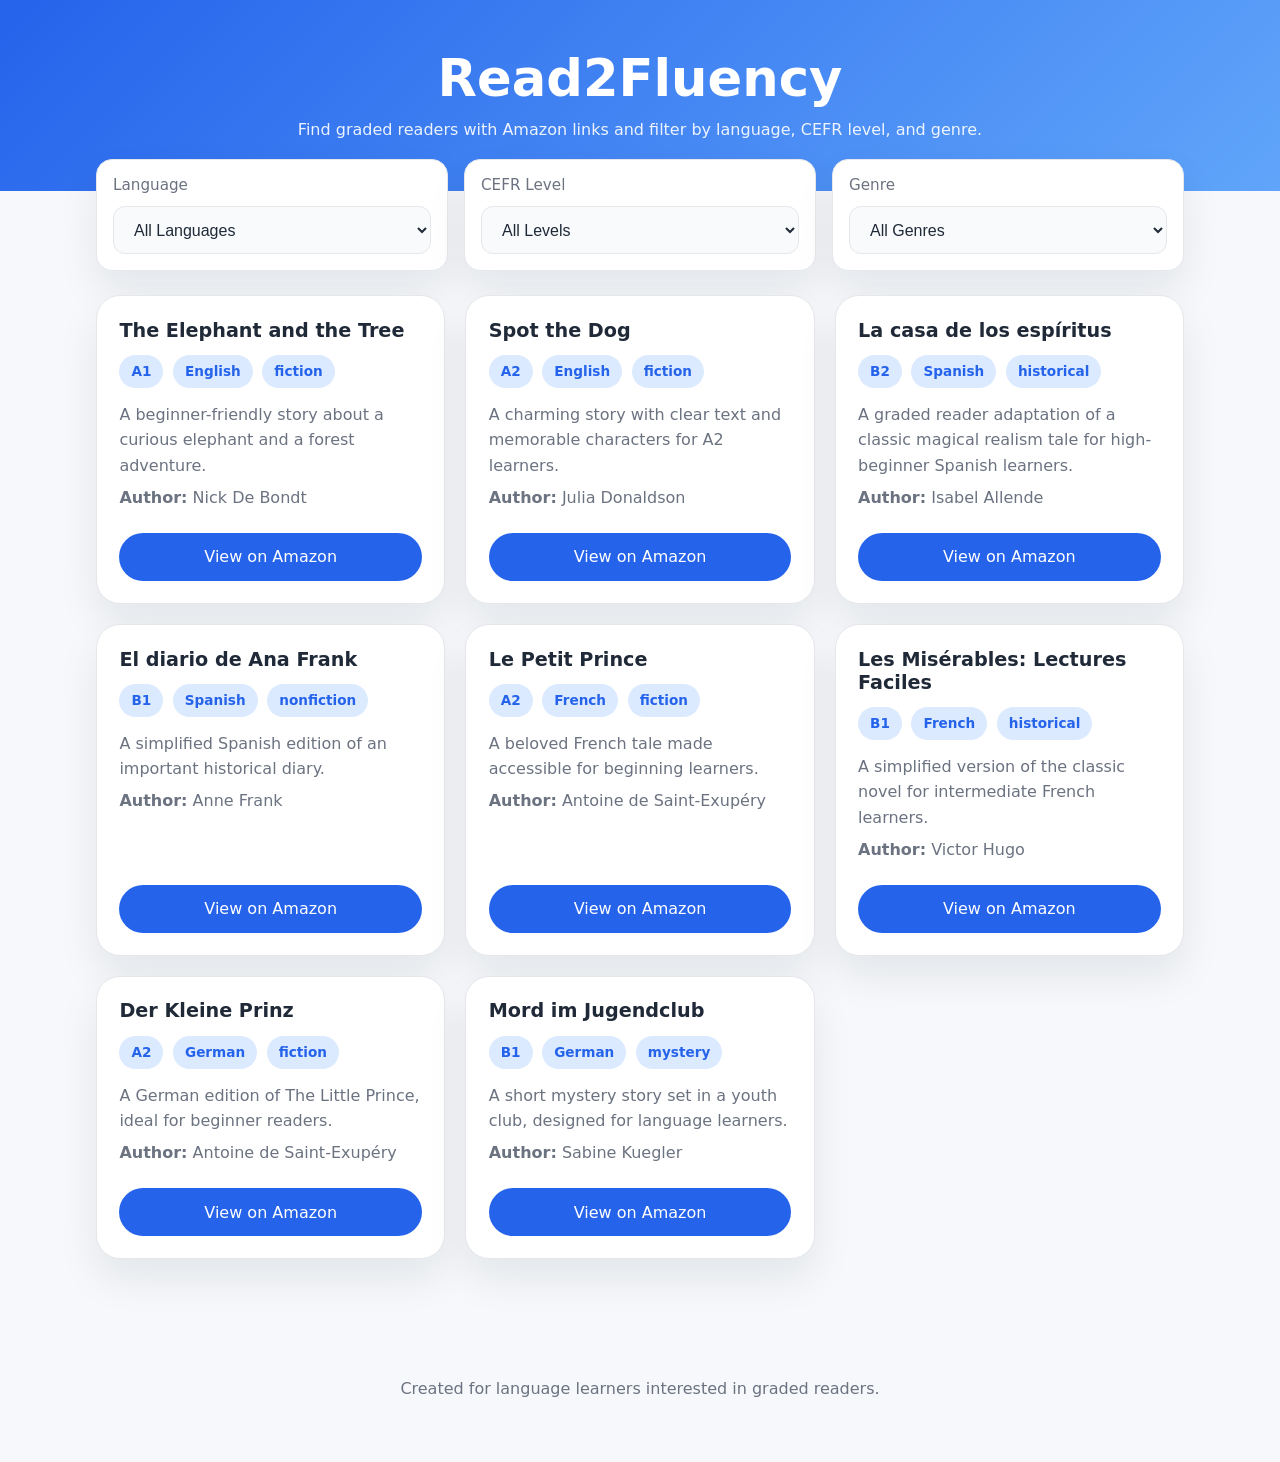
<file: index.html>
<!DOCTYPE html>
<html lang="en">
  <head>
    <meta charset="UTF-8" />
    <meta name="viewport" content="width=device-width, initial-scale=1.0" />
    <title>Read2Fluency — Graded Readers</title>
    <link rel="stylesheet" href="styles.css" />
  </head>
  <body>
    <header class="hero">
      <div class="hero-content">
        <h1>Read2Fluency</h1>
        <p>Find graded readers with Amazon links and filter by language, CEFR level, and genre.</p>
      </div>
    </header>

    <main class="container">
      <section class="controls">
        <div class="control-item">
          <label for="languageSelect">Language</label>
          <select id="languageSelect"></select>
        </div>
        <div class="control-item">
          <label for="levelSelect">CEFR Level</label>
          <select id="levelSelect">
            <option value="all">All Levels</option>
            <option value="A1">A1</option>
            <option value="A2">A2</option>
            <option value="B1">B1</option>
            <option value="B2">B2</option>
            <option value="C1">C1</option>
            <option value="C2">C2</option>
          </select>
        </div>
        <div class="control-item">
          <label for="genreSelect">Genre</label>
          <select id="genreSelect">
            <option value="all">All Genres</option>
            <option value="fiction">Fiction</option>
            <option value="nonfiction">Nonfiction</option>
            <option value="mystery">Mystery</option>
            <option value="fantasy">Fantasy</option>
            <option value="historical">Historical</option>
          </select>
        </div>
      </section>

      <section id="booksSection">
        <div class="empty-state" id="emptyState">Select a language to see graded readers.</div>
        <div class="book-grid" id="bookGrid"></div>
      </section>
    </main>

    <footer class="footer">
      <p>Created for language learners interested in graded readers.</p>
    </footer>

    <script src="script.js"></script>
  </body>
</html>
</file>
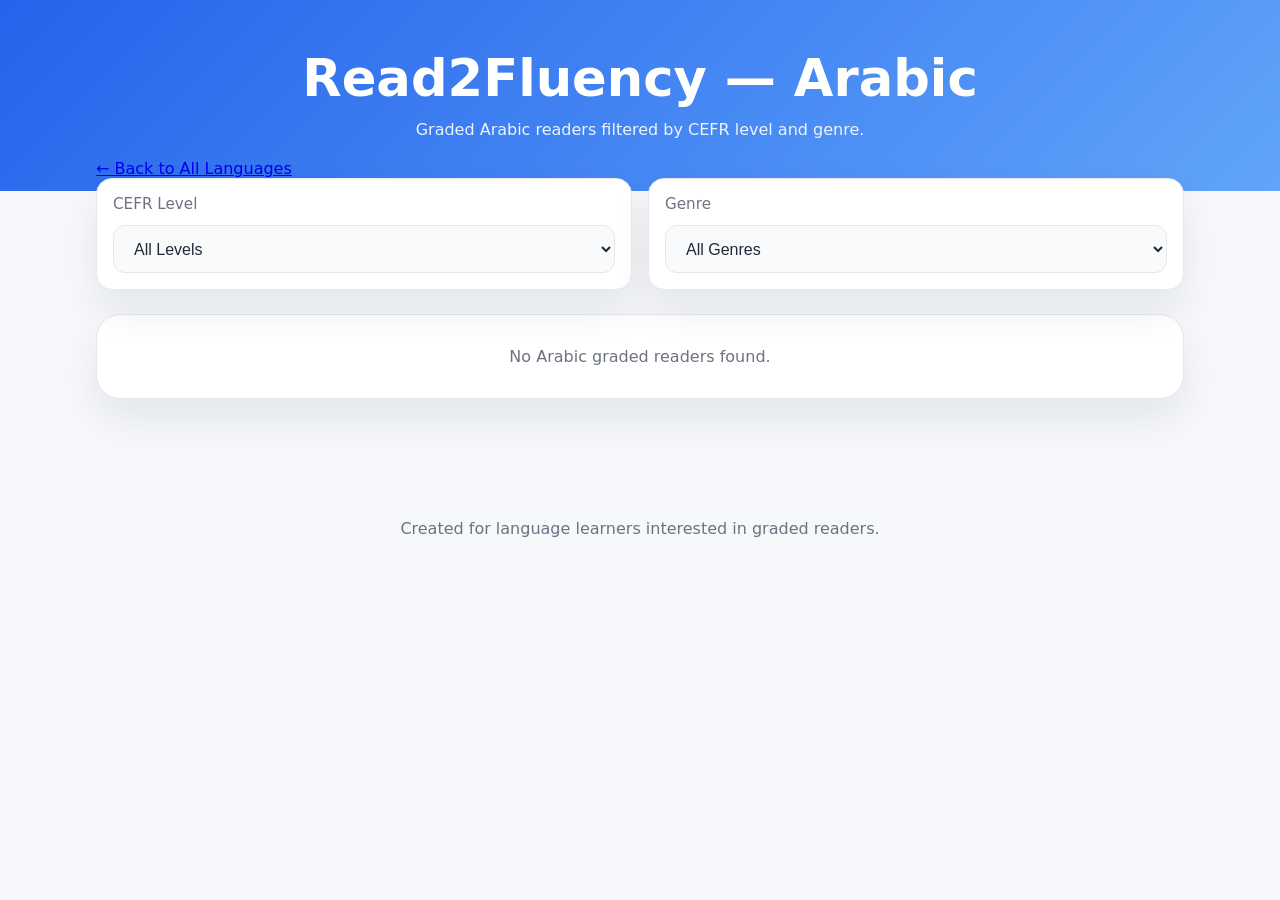
<file: book database/arabic.html>
<!DOCTYPE html>
<html lang="en">
  <head>
    <meta charset="UTF-8" />
    <meta name="viewport" content="width=device-width, initial-scale=1.0" />
    <title>Read2Fluency — Arabic Graded Readers</title>
    <link rel="stylesheet" href="../styles.css" />
  </head>
  <body>
    <header class="hero">
      <div class="hero-content">
        <h1>Read2Fluency — Arabic</h1>
        <p>Graded Arabic readers filtered by CEFR level and genre.</p>
      </div>
    </header>

    <main class="container">
      <nav class="language-nav">
        <a href="../index.html">← Back to All Languages</a>
      </nav>

      <section class="controls">
        <div class="control-item">
          <label for="levelSelect">CEFR Level</label>
          <select id="levelSelect">
            <option value="all">All Levels</option>
            <option value="A1">A1</option>
            <option value="A2">A2</option>
            <option value="B1">B1</option>
            <option value="B2">B2</option>
            <option value="C1">C1</option>
            <option value="C2">C2</option>
          </select>
        </div>
        <div class="control-item">
          <label for="genreSelect">Genre</label>
          <select id="genreSelect">
            <option value="all">All Genres</option>
            <option value="fiction">Fiction</option>
            <option value="nonfiction">Nonfiction</option>
            <option value="mystery">Mystery</option>
            <option value="fantasy">Fantasy</option>
            <option value="historical">Historical</option>
          </select>
        </div>
      </section>

      <section id="booksSection">
        <div class="empty-state" id="emptyState">No Arabic graded readers found.</div>
        <div class="book-grid" id="bookGrid"></div>
      </section>
    </main>

    <footer class="footer">
      <p>Created for language learners interested in graded readers.</p>
    </footer>

    <script src="../script.js"></script>
    <script src="arabic-script.js"></script>
  </body>
</html>
</file>
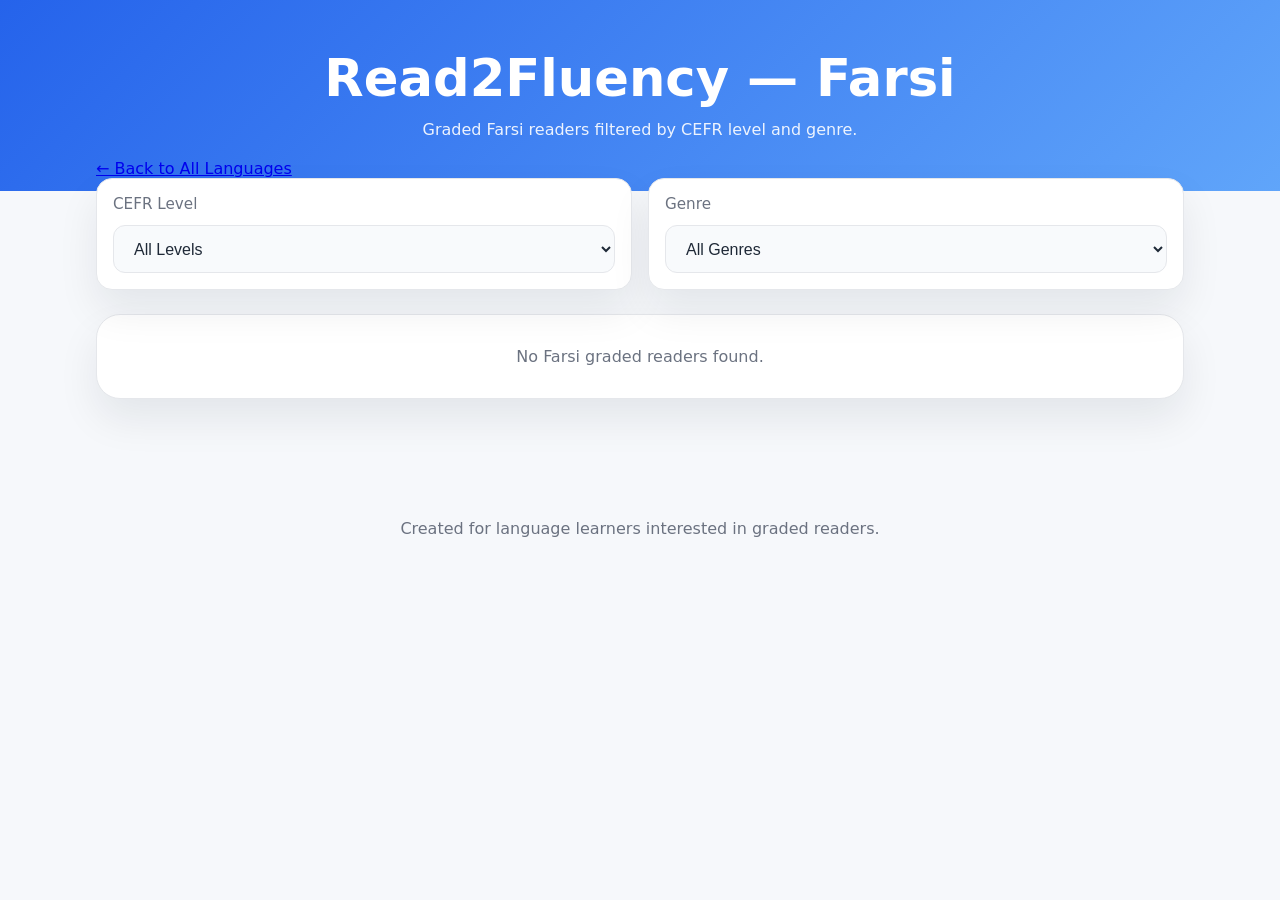
<file: book database/farsi.html>
<!DOCTYPE html>
<html lang="en">
  <head>
    <meta charset="UTF-8" />
    <meta name="viewport" content="width=device-width, initial-scale=1.0" />
    <title>Read2Fluency — Farsi Graded Readers</title>
    <link rel="stylesheet" href="../styles.css" />
  </head>
  <body>
    <header class="hero">
      <div class="hero-content">
        <h1>Read2Fluency — Farsi</h1>
        <p>Graded Farsi readers filtered by CEFR level and genre.</p>
      </div>
    </header>

    <main class="container">
      <nav class="language-nav">
        <a href="../index.html">← Back to All Languages</a>
      </nav>

      <section class="controls">
        <div class="control-item">
          <label for="levelSelect">CEFR Level</label>
          <select id="levelSelect">
            <option value="all">All Levels</option>
            <option value="A1">A1</option>
            <option value="A2">A2</option>
            <option value="B1">B1</option>
            <option value="B2">B2</option>
            <option value="C1">C1</option>
            <option value="C2">C2</option>
          </select>
        </div>
        <div class="control-item">
          <label for="genreSelect">Genre</label>
          <select id="genreSelect">
            <option value="all">All Genres</option>
            <option value="fiction">Fiction</option>
            <option value="nonfiction">Nonfiction</option>
            <option value="mystery">Mystery</option>
            <option value="fantasy">Fantasy</option>
            <option value="historical">Historical</option>
          </select>
        </div>
      </section>

      <section id="booksSection">
        <div class="empty-state" id="emptyState">No Farsi graded readers found.</div>
        <div class="book-grid" id="bookGrid"></div>
      </section>
    </main>

    <footer class="footer">
      <p>Created for language learners interested in graded readers.</p>
    </footer>

    <script src="../script.js"></script>
    <script src="farsi-script.js"></script>
  </body>
</html>
</file>
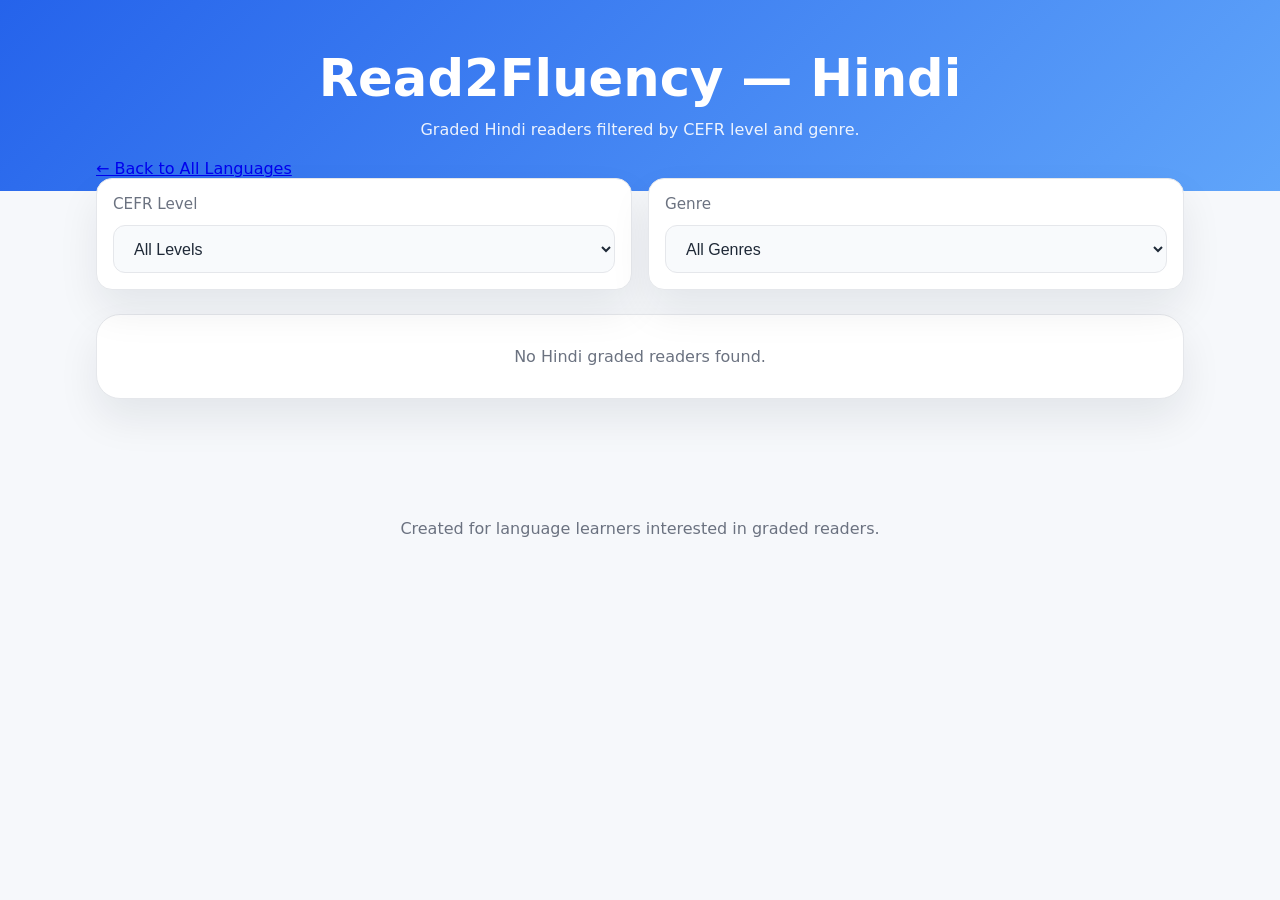
<file: book database/hindi.html>
<!DOCTYPE html>
<html lang="en">
  <head>
    <meta charset="UTF-8" />
    <meta name="viewport" content="width=device-width, initial-scale=1.0" />
    <title>Read2Fluency — Hindi Graded Readers</title>
    <link rel="stylesheet" href="../styles.css" />
  </head>
  <body>
    <header class="hero">
      <div class="hero-content">
        <h1>Read2Fluency — Hindi</h1>
        <p>Graded Hindi readers filtered by CEFR level and genre.</p>
      </div>
    </header>

    <main class="container">
      <nav class="language-nav">
        <a href="../index.html">← Back to All Languages</a>
      </nav>

      <section class="controls">
        <div class="control-item">
          <label for="levelSelect">CEFR Level</label>
          <select id="levelSelect">
            <option value="all">All Levels</option>
            <option value="A1">A1</option>
            <option value="A2">A2</option>
            <option value="B1">B1</option>
            <option value="B2">B2</option>
            <option value="C1">C1</option>
            <option value="C2">C2</option>
          </select>
        </div>
        <div class="control-item">
          <label for="genreSelect">Genre</label>
          <select id="genreSelect">
            <option value="all">All Genres</option>
            <option value="fiction">Fiction</option>
            <option value="nonfiction">Nonfiction</option>
            <option value="mystery">Mystery</option>
            <option value="fantasy">Fantasy</option>
            <option value="historical">Historical</option>
          </select>
        </div>
      </section>

      <section id="booksSection">
        <div class="empty-state" id="emptyState">No Hindi graded readers found.</div>
        <div class="book-grid" id="bookGrid"></div>
      </section>
    </main>

    <footer class="footer">
      <p>Created for language learners interested in graded readers.</p>
    </footer>

    <script src="../script.js"></script>
    <script src="hindi-script.js"></script>
  </body>
</html>
</file>
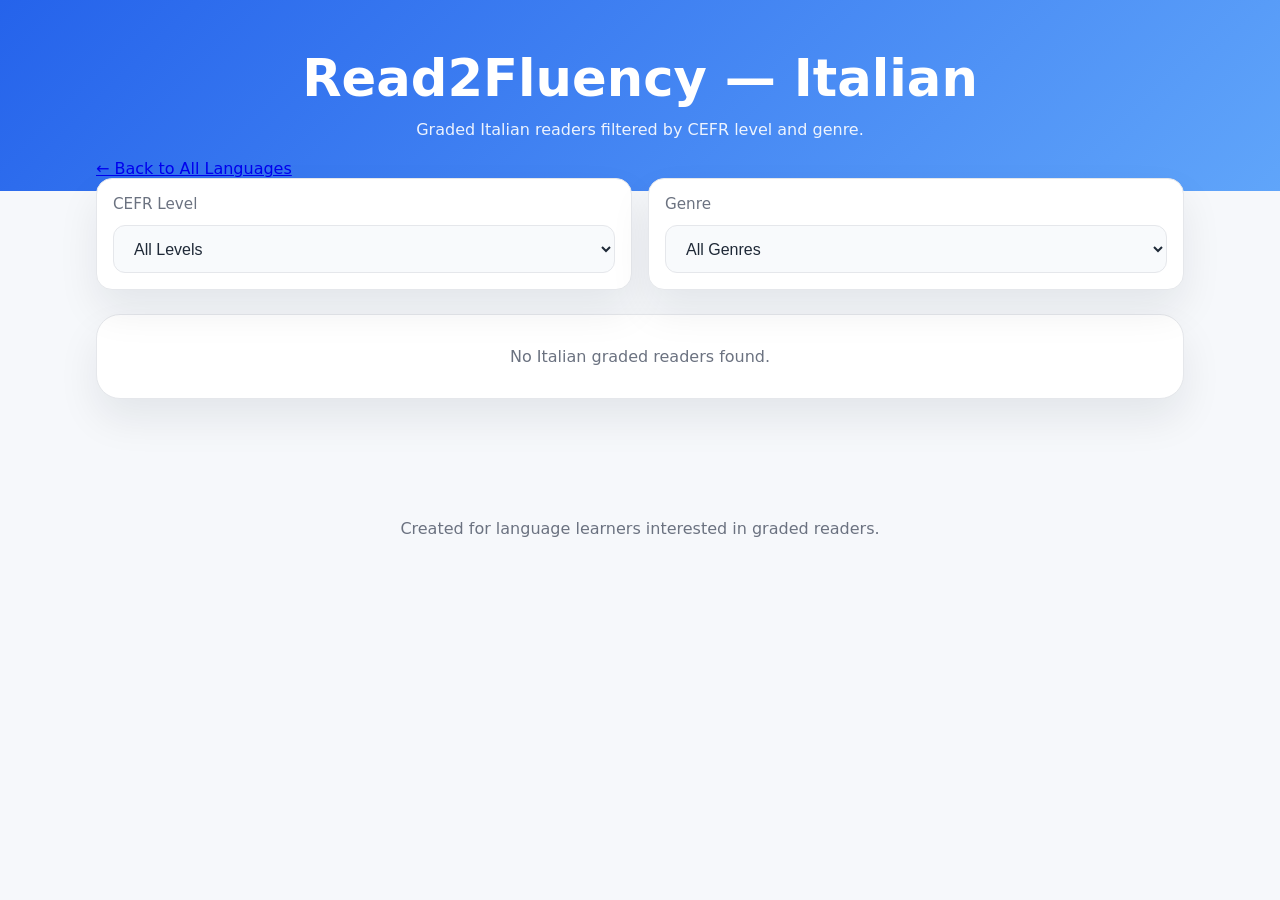
<file: book database/italian.html>
<!DOCTYPE html>
<html lang="en">
  <head>
    <meta charset="UTF-8" />
    <meta name="viewport" content="width=device-width, initial-scale=1.0" />
    <title>Read2Fluency — Italian Graded Readers</title>
    <link rel="stylesheet" href="../styles.css" />
  </head>
  <body>
    <header class="hero">
      <div class="hero-content">
        <h1>Read2Fluency — Italian</h1>
        <p>Graded Italian readers filtered by CEFR level and genre.</p>
      </div>
    </header>

    <main class="container">
      <nav class="language-nav">
        <a href="../index.html">← Back to All Languages</a>
      </nav>

      <section class="controls">
        <div class="control-item">
          <label for="levelSelect">CEFR Level</label>
          <select id="levelSelect">
            <option value="all">All Levels</option>
            <option value="A1">A1</option>
            <option value="A2">A2</option>
            <option value="B1">B1</option>
            <option value="B2">B2</option>
            <option value="C1">C1</option>
            <option value="C2">C2</option>
          </select>
        </div>
        <div class="control-item">
          <label for="genreSelect">Genre</label>
          <select id="genreSelect">
            <option value="all">All Genres</option>
            <option value="fiction">Fiction</option>
            <option value="nonfiction">Nonfiction</option>
            <option value="mystery">Mystery</option>
            <option value="fantasy">Fantasy</option>
            <option value="historical">Historical</option>
          </select>
        </div>
      </section>

      <section id="booksSection">
        <div class="empty-state" id="emptyState">No Italian graded readers found.</div>
        <div class="book-grid" id="bookGrid"></div>
      </section>
    </main>

    <footer class="footer">
      <p>Created for language learners interested in graded readers.</p>
    </footer>

    <script src="../script.js"></script>
    <script src="italian-script.js"></script>
  </body>
</html>
</file>
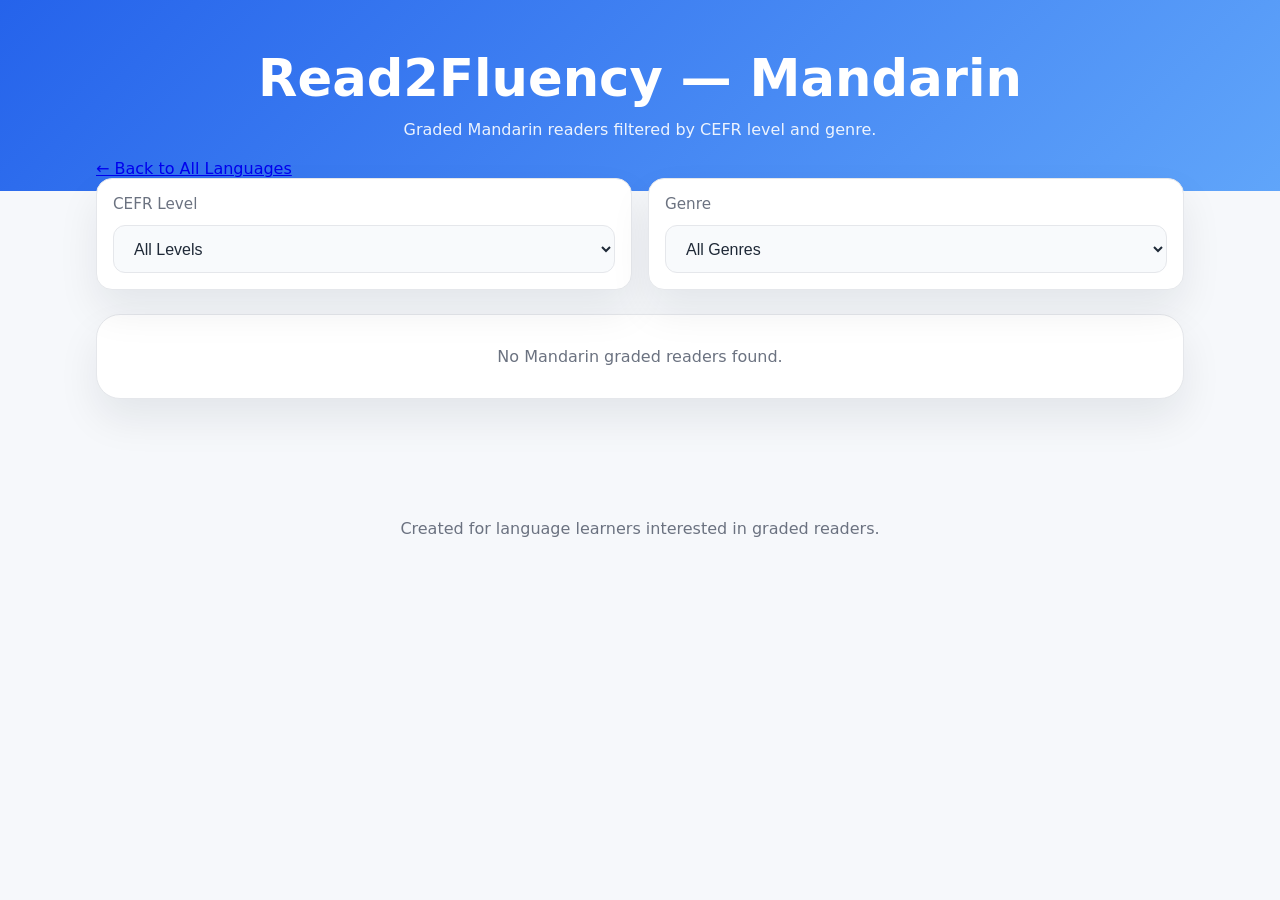
<file: book database/mandarin.html>
<!DOCTYPE html>
<html lang="en">
  <head>
    <meta charset="UTF-8" />
    <meta name="viewport" content="width=device-width, initial-scale=1.0" />
    <title>Read2Fluency — Mandarin Graded Readers</title>
    <link rel="stylesheet" href="../styles.css" />
  </head>
  <body>
    <header class="hero">
      <div class="hero-content">
        <h1>Read2Fluency — Mandarin</h1>
        <p>Graded Mandarin readers filtered by CEFR level and genre.</p>
      </div>
    </header>

    <main class="container">
      <nav class="language-nav">
        <a href="../index.html">← Back to All Languages</a>
      </nav>

      <section class="controls">
        <div class="control-item">
          <label for="levelSelect">CEFR Level</label>
          <select id="levelSelect">
            <option value="all">All Levels</option>
            <option value="A1">A1</option>
            <option value="A2">A2</option>
            <option value="B1">B1</option>
            <option value="B2">B2</option>
            <option value="C1">C1</option>
            <option value="C2">C2</option>
          </select>
        </div>
        <div class="control-item">
          <label for="genreSelect">Genre</label>
          <select id="genreSelect">
            <option value="all">All Genres</option>
            <option value="fiction">Fiction</option>
            <option value="nonfiction">Nonfiction</option>
            <option value="mystery">Mystery</option>
            <option value="fantasy">Fantasy</option>
            <option value="historical">Historical</option>
          </select>
        </div>
      </section>

      <section id="booksSection">
        <div class="empty-state" id="emptyState">No Mandarin graded readers found.</div>
        <div class="book-grid" id="bookGrid"></div>
      </section>
    </main>

    <footer class="footer">
      <p>Created for language learners interested in graded readers.</p>
    </footer>

    <script src="../script.js"></script>
    <script src="mandarin-script.js"></script>
  </body>
</html>
</file>
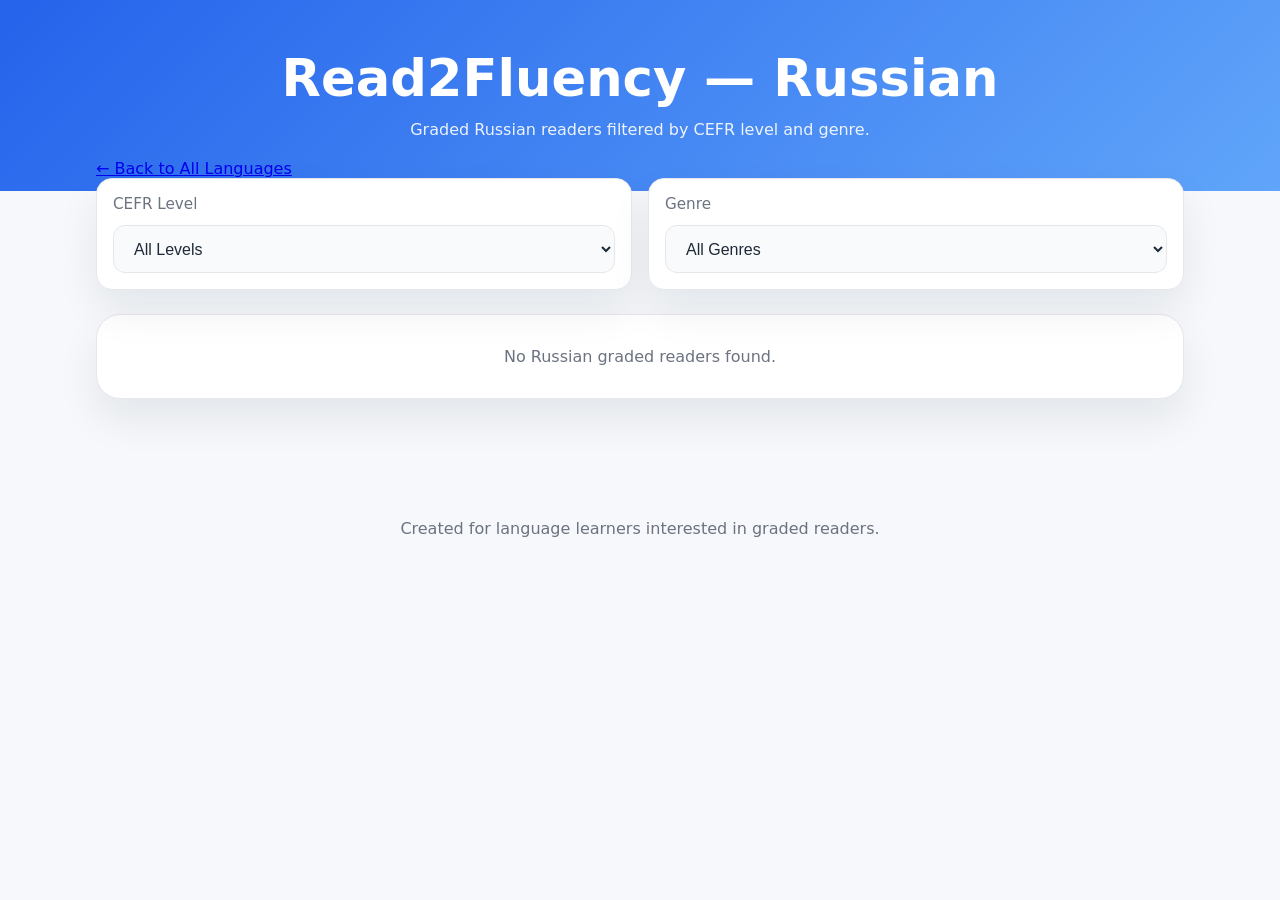
<file: book database/russian.html>
<!DOCTYPE html>
<html lang="en">
  <head>
    <meta charset="UTF-8" />
    <meta name="viewport" content="width=device-width, initial-scale=1.0" />
    <title>Read2Fluency — Russian Graded Readers</title>
    <link rel="stylesheet" href="../styles.css" />
  </head>
  <body>
    <header class="hero">
      <div class="hero-content">
        <h1>Read2Fluency — Russian</h1>
        <p>Graded Russian readers filtered by CEFR level and genre.</p>
      </div>
    </header>

    <main class="container">
      <nav class="language-nav">
        <a href="../index.html">← Back to All Languages</a>
      </nav>

      <section class="controls">
        <div class="control-item">
          <label for="levelSelect">CEFR Level</label>
          <select id="levelSelect">
            <option value="all">All Levels</option>
            <option value="A1">A1</option>
            <option value="A2">A2</option>
            <option value="B1">B1</option>
            <option value="B2">B2</option>
            <option value="C1">C1</option>
            <option value="C2">C2</option>
          </select>
        </div>
        <div class="control-item">
          <label for="genreSelect">Genre</label>
          <select id="genreSelect">
            <option value="all">All Genres</option>
            <option value="fiction">Fiction</option>
            <option value="nonfiction">Nonfiction</option>
            <option value="mystery">Mystery</option>
            <option value="fantasy">Fantasy</option>
            <option value="historical">Historical</option>
          </select>
        </div>
      </section>

      <section id="booksSection">
        <div class="empty-state" id="emptyState">No Russian graded readers found.</div>
        <div class="book-grid" id="bookGrid"></div>
      </section>
    </main>

    <footer class="footer">
      <p>Created for language learners interested in graded readers.</p>
    </footer>

    <script src="../script.js"></script>
    <script src="russian-script.js"></script>
  </body>
</html>
</file>
<file: styles.css>
:root {
  --bg: #f6f8fb;
  --surface: #ffffff;
  --text: #1f2937;
  --muted: #6b7280;
  --primary: #2563eb;
  --primary-soft: #dbeafe;
  --border: #e5e7eb;
  --shadow: 0 20px 40px rgba(15, 23, 42, 0.08);
}

* {
  box-sizing: border-box;
}

body {
  margin: 0;
  font-family: Inter, system-ui, -apple-system, BlinkMacSystemFont, 'Segoe UI', sans-serif;
  background: var(--bg);
  color: var(--text);
}

.hero {
  background: linear-gradient(135deg, #2563eb 0%, #60a5fa 100%);
  color: white;
  padding: 3rem 1rem;
  text-align: center;
}

.hero-content {
  max-width: 900px;
  margin: 0 auto;
}

.hero h1 {
  margin: 0 0 0.5rem;
  font-size: clamp(2.5rem, 4vw, 4rem);
}

.hero p {
  max-width: 700px;
  margin: 0 auto;
  line-height: 1.7;
  color: rgba(255, 255, 255, 0.9);
}

.container {
  max-width: 1120px;
  margin: -2rem auto 3rem;
  padding: 0 1rem 2rem;
}

.controls {
  display: grid;
  gap: 1rem;
  grid-template-columns: repeat(auto-fit, minmax(220px, 1fr));
  margin-bottom: 1.5rem;
}

.control-item {
  background: var(--surface);
  border: 1px solid var(--border);
  border-radius: 16px;
  padding: 1rem;
  box-shadow: var(--shadow);
}

.control-item label {
  display: block;
  margin-bottom: 0.75rem;
  color: var(--muted);
  font-size: 0.95rem;
}

.control-item select {
  width: 100%;
  padding: 0.85rem 1rem;
  border: 1px solid var(--border);
  border-radius: 12px;
  background: #f8fafc;
  font-size: 1rem;
  color: var(--text);
}

.book-grid {
  display: grid;
  gap: 1.25rem;
  grid-template-columns: repeat(auto-fit, minmax(280px, 1fr));
}

.book-card {
  background: var(--surface);
  border: 1px solid var(--border);
  border-radius: 24px;
  padding: 1.4rem;
  box-shadow: var(--shadow);
  display: flex;
  flex-direction: column;
  justify-content: space-between;
}

.book-card h2 {
  margin: 0 0 0.6rem;
  font-size: 1.2rem;
}

.book-card p {
  margin: 0.4rem 0;
  line-height: 1.6;
  color: var(--muted);
}

.book-card .meta {
  display: flex;
  flex-wrap: wrap;
  gap: 0.6rem;
  margin: 0.85rem 0;
}

.badge {
  background: var(--primary-soft);
  color: var(--primary);
  padding: 0.35rem 0.75rem;
  border-radius: 999px;
  font-size: 0.85rem;
  font-weight: 600;
}

.book-card a {
  margin-top: 1rem;
  text-decoration: none;
  display: inline-flex;
  align-items: center;
  justify-content: center;
  background: var(--primary);
  color: white;
  border-radius: 999px;
  padding: 0.9rem 1rem;
  transition: transform 0.2s ease, background 0.2s ease;
}

.book-card a:hover {
  background: #1d4ed8;
  transform: translateY(-1px);
}

.empty-state {
  background: var(--surface);
  border: 1px solid var(--border);
  border-radius: 24px;
  padding: 2rem;
  text-align: center;
  color: var(--muted);
  box-shadow: var(--shadow);
}

.footer {
  text-align: center;
  padding: 1.5rem 1rem 3rem;
  color: var(--muted);
}

@media (max-width: 640px) {
  .hero {
    padding: 2.5rem 1rem;
  }
}
</file>
